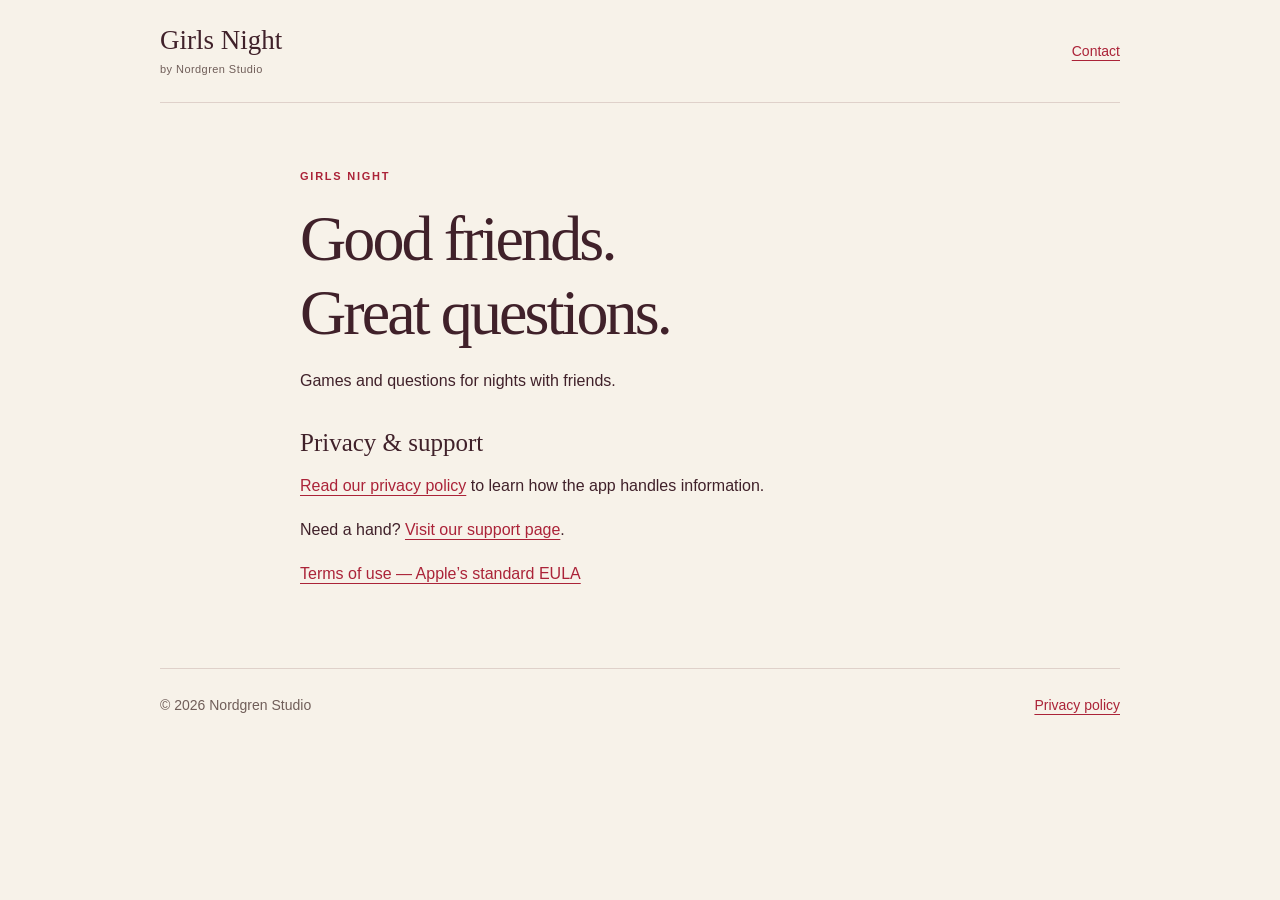
<file: index.html>
<!doctype html>
<html lang="en">
<head>
  <meta charset="utf-8">
  <meta name="viewport" content="width=device-width, initial-scale=1">
  <meta name="description" content="Privacy and contact information for Girls Night by Nordgren Studio.">
  <title>Girls Night · Nordgren Studio</title>
  <link rel="stylesheet" href="styles.css">
</head>
<body>
  <header class="site-header"><a class="brand" href="./">Girls Night<span>by Nordgren Studio</span></a><a href="mailto:nordgrenstudio@gmail.com">Contact</a></header>
  <main>
    <p class="eyebrow">Girls Night</p>
    <h1>Good friends.<br>Great questions.</h1>
    <p>Games and questions for nights with friends.</p>
    <section><h2>Privacy &amp; support</h2><p><a href="privacy/">Read our privacy policy</a> to learn how the app handles information.</p><p>Need a hand? <a href="support/">Visit our support page</a>.</p><p><a href="https://www.apple.com/legal/internet-services/itunes/dev/stdeula/">Terms of use — Apple’s standard EULA</a></p></section>
  </main>
  <footer><span>© 2026 Nordgren Studio</span><a href="privacy/">Privacy policy</a></footer>
</body>
</html>
</file>
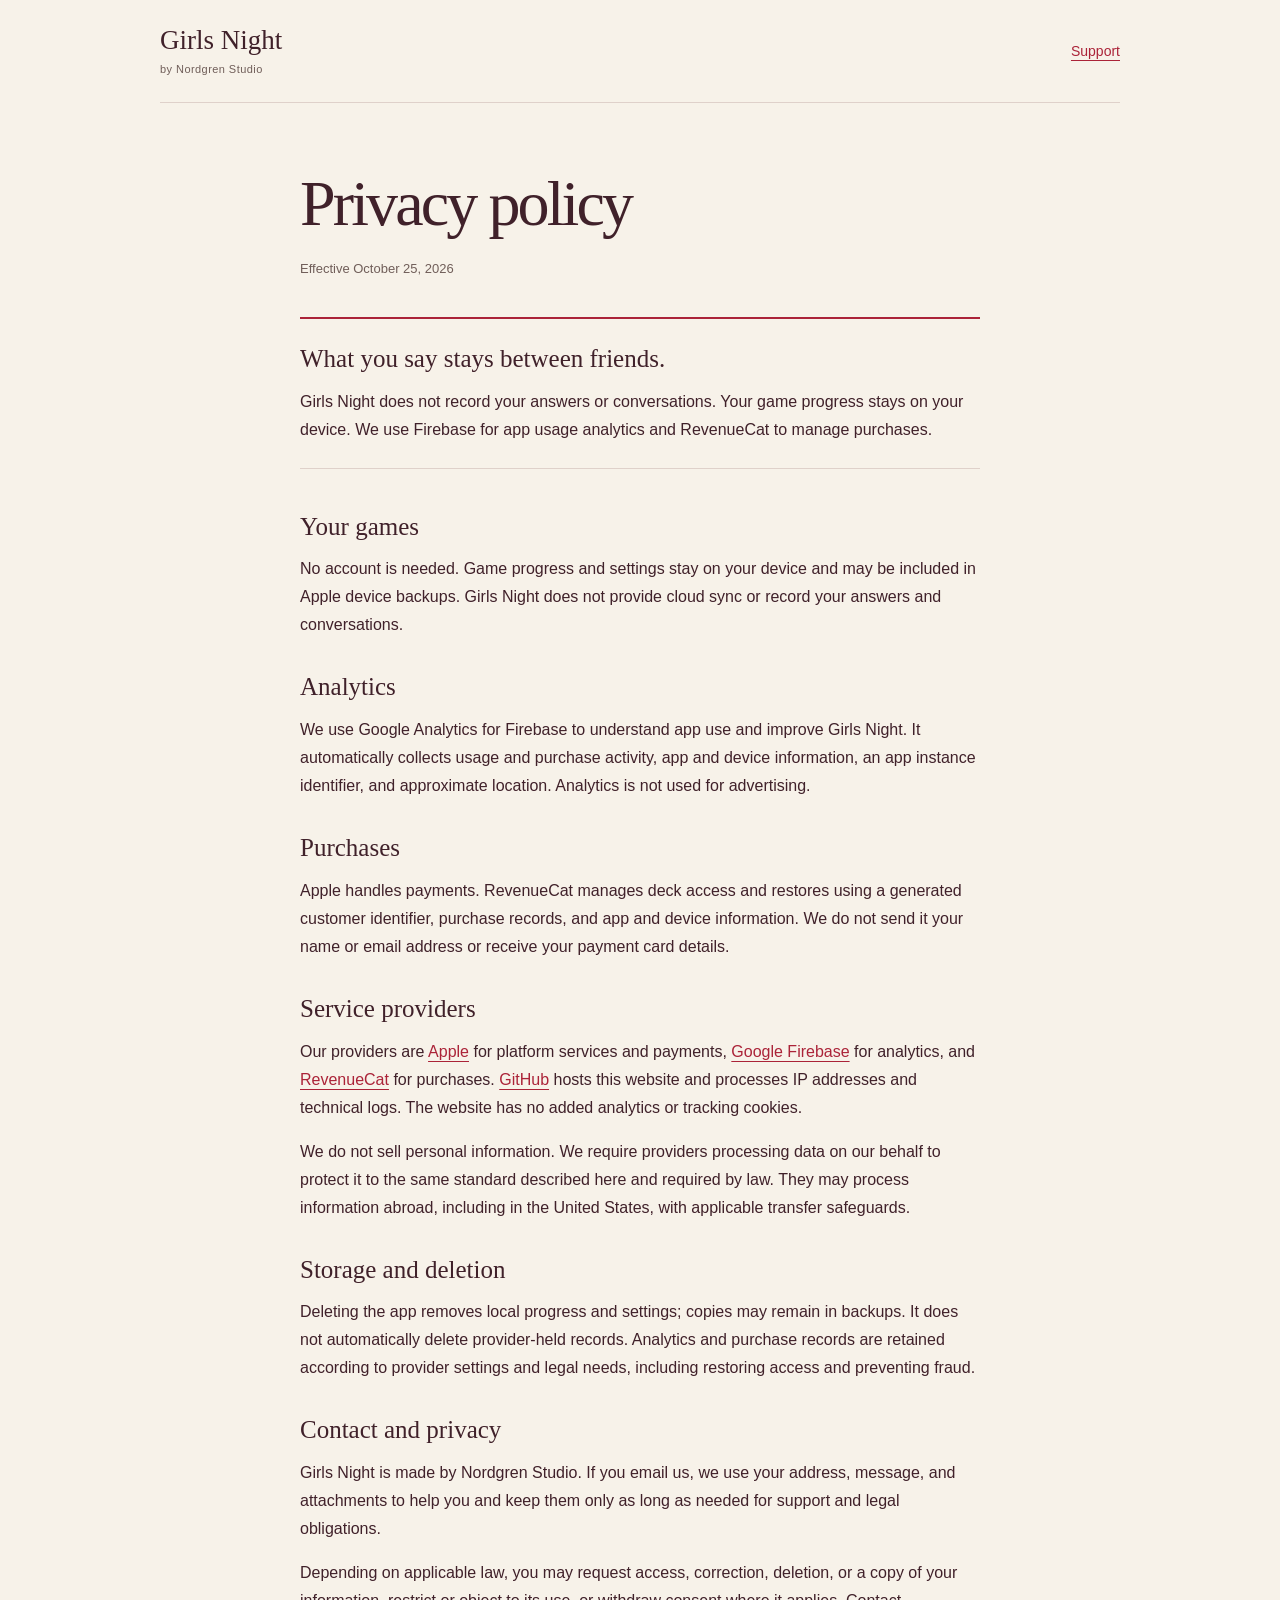
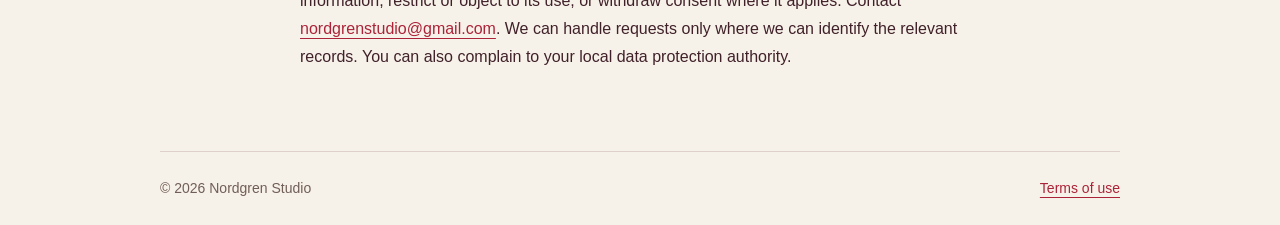
<file: privacy/index.html>
<!doctype html>
<html lang="en">
<head>
  <meta charset="utf-8">
  <meta name="viewport" content="width=device-width, initial-scale=1">
  <meta name="description" content="How Girls Night by Nordgren Studio handles local progress, analytics, and purchases.">
  <meta name="theme-color" content="#f7f2e9">
  <title>Privacy policy · Girls Night</title>
  <link rel="stylesheet" href="../styles.css">
</head>
<body>
  <header class="site-header">
    <a class="brand" href="../">Girls Night<span>by Nordgren Studio</span></a>
    <a href="../support/">Support</a>
  </header>
  <main id="main">
    <h1>Privacy policy</h1>
    <p class="updated">Effective October 25, 2026</p>
    <aside class="summary" aria-label="Policy summary">
      <p>What you say stays between friends.</p>
      <p>Girls Night does not record your answers or conversations. Your game progress stays on your device. We use Firebase for app usage analytics and RevenueCat to manage purchases.</p>
    </aside>
    <article>
      <section>
        <h2>Your games</h2>
        <p>No account is needed. Game progress and settings stay on your device and may be included in Apple device backups. Girls Night does not provide cloud sync or record your answers and conversations.</p>
      </section>
      <section>
        <h2>Analytics</h2>
        <p>We use Google Analytics for Firebase to understand app use and improve Girls Night. It automatically collects usage and purchase activity, app and device information, an app instance identifier, and approximate location. Analytics is not used for advertising.</p>
      </section>
      <section>
        <h2>Purchases</h2>
        <p>Apple handles payments. RevenueCat manages deck access and restores using a generated customer identifier, purchase records, and app and device information. We do not send it your name or email address or receive your payment card details.</p>
      </section>
      <section>
        <h2>Service providers</h2>
        <p>Our providers are <a href="https://www.apple.com/legal/privacy/">Apple</a> for platform services and payments, <a href="https://firebase.google.com/support/privacy">Google Firebase</a> for analytics, and <a href="https://www.revenuecat.com/privacy/">RevenueCat</a> for purchases. <a href="https://docs.github.com/en/site-policy/privacy-policies/github-general-privacy-statement">GitHub</a> hosts this website and processes IP addresses and technical logs. The website has no added analytics or tracking cookies.</p>
        <p>We do not sell personal information. We require providers processing data on our behalf to protect it to the same standard described here and required by law. They may process information abroad, including in the United States, with applicable transfer safeguards.</p>
      </section>
      <section>
        <h2>Storage and deletion</h2>
        <p>Deleting the app removes local progress and settings; copies may remain in backups. It does not automatically delete provider-held records. Analytics and purchase records are retained according to provider settings and legal needs, including restoring access and preventing fraud.</p>
      </section>
      <section>
        <h2>Contact and privacy</h2>
        <p>Girls Night is made by Nordgren Studio. If you email us, we use your address, message, and attachments to help you and keep them only as long as needed for support and legal obligations.</p>
        <p>Depending on applicable law, you may request access, correction, deletion, or a copy of your information, restrict or object to its use, or withdraw consent where it applies. Contact <a href="mailto:nordgrenstudio@gmail.com">nordgrenstudio@gmail.com</a>. We can handle requests only where we can identify the relevant records. You can also complain to your local data protection authority.</p>
      </section>
    </article>
  </main>
  <footer>
    <span>© 2026 Nordgren Studio</span>
    <a href="https://www.apple.com/legal/internet-services/itunes/dev/stdeula/">Terms of use</a>
  </footer>
</body>
</html>
</file>
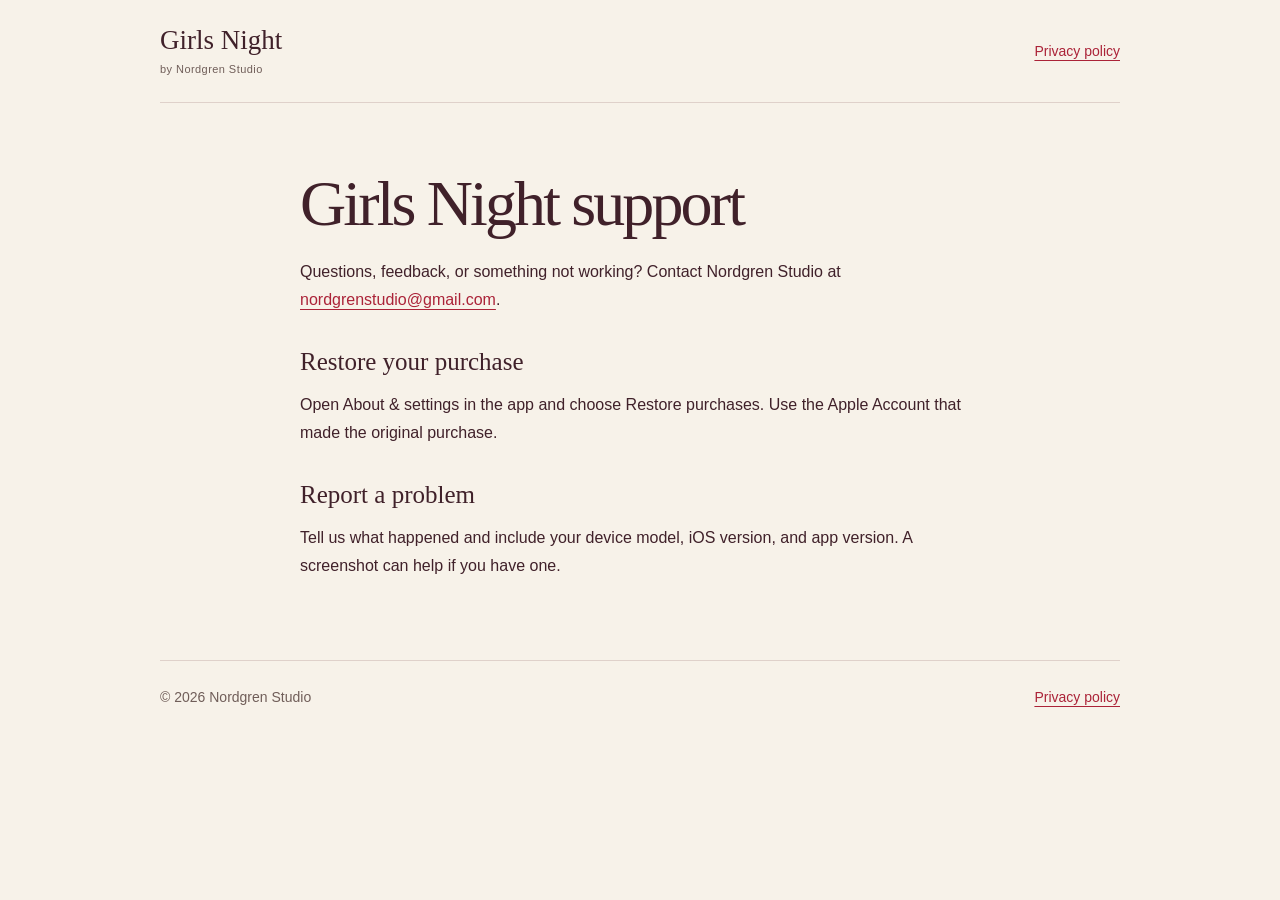
<file: support/index.html>
<!doctype html>
<html lang="en">
<head>
  <meta charset="utf-8">
  <meta name="viewport" content="width=device-width, initial-scale=1">
  <meta name="description" content="Support and contact information for Girls Night by Nordgren Studio.">
  <meta name="theme-color" content="#f7f2e9">
  <title>Support · Girls Night</title>
  <link rel="stylesheet" href="../styles.css">
</head>
<body>
  <header class="site-header">
    <a class="brand" href="../">Girls Night<span>by Nordgren Studio</span></a>
    <a href="../privacy/">Privacy policy</a>
  </header>
  <main>
    <h1>Girls Night support</h1>
    <p>Questions, feedback, or something not working? Contact Nordgren Studio at <a href="mailto:nordgrenstudio@gmail.com?subject=Girls%20Night%20Support">nordgrenstudio@gmail.com</a>.</p>
    <section>
      <h2>Restore your purchase</h2>
      <p>Open About &amp; settings in the app and choose Restore purchases. Use the Apple Account that made the original purchase.</p>
    </section>
    <section>
      <h2>Report a problem</h2>
      <p>Tell us what happened and include your device model, iOS version, and app version. A screenshot can help if you have one.</p>
    </section>
  </main>
  <footer>
    <span>© 2026 Nordgren Studio</span>
    <a href="../privacy/">Privacy policy</a>
  </footer>
</body>
</html>
</file>
<file: styles.css>
:root {
  color-scheme: light;
  --paper: #f7f2e9;
  --ink: #40212a;
  --muted: #705e59;
  --red: #ab2338;
  --line: #dfd1ca;
  font-family: -apple-system, BlinkMacSystemFont, "Segoe UI", sans-serif;
  color: var(--ink);
  background: var(--paper);
  font-synthesis: none;
}
* { box-sizing: border-box; }
body { margin: 0; line-height: 1.75; }
a { color: var(--red); text-underline-offset: 4px; }
a:hover { text-decoration-thickness: 2px; }
a:focus-visible { outline: 2px solid var(--red); outline-offset: 5px; border-radius: 2px; }
.site-header, footer {
  width: min(960px, calc(100% - 48px));
  margin: auto;
  display: flex;
  align-items: center;
  justify-content: space-between;
  gap: 24px;
  padding: 24px 0;
}
.site-header { border-bottom: 1px solid var(--line); }
.site-header > a:last-child, footer { font-size: 14px; }
.brand { color: var(--ink); font-family: Georgia, "Times New Roman", serif; font-size: 27px; line-height: 1.2; text-decoration: none; }
.brand span { display: block; margin-top: 6px; font: 11px/1.4 -apple-system, BlinkMacSystemFont, "Segoe UI", sans-serif; color: var(--muted); letter-spacing: .04em; }
main { width: min(680px, calc(100% - 48px)); margin: 64px auto 80px; }
.eyebrow { text-transform: uppercase; letter-spacing: .16em; color: var(--red); font-size: 11px; font-weight: 700; margin-bottom: 16px; }
h1, h2 { font-family: Georgia, "Times New Roman", serif; font-weight: 400; line-height: 1.15; }
h1 { font-size: clamp(42px, 8vw, 64px); letter-spacing: -.045em; margin: 0 0 18px; }
.updated { color: var(--muted); font-size: 13px; }
.summary { border-top: 2px solid var(--red); border-bottom: 1px solid var(--line); padding: 24px 0; margin: 36px 0 44px; }
.summary p:first-child { font-family: Georgia, "Times New Roman", serif; font-size: 25px; line-height: 1.3; margin: 0 0 12px; }
.summary p:last-child { margin: 0; }
section { margin-top: 34px; }
h2 { font-size: 25px; margin-bottom: 14px; }
p, li { font-size: 16px; }
p { margin: 0 0 16px; }
ul { padding-left: 22px; }
li + li { margin-top: 10px; }
footer { border-top: 1px solid var(--line); color: var(--muted); }
@media (max-width: 480px) {
  main { margin-top: 40px; }
  .site-header, footer, main { width: calc(100% - 40px); }
  footer { align-items: flex-start; flex-direction: column; gap: 8px; }
}
</file>
